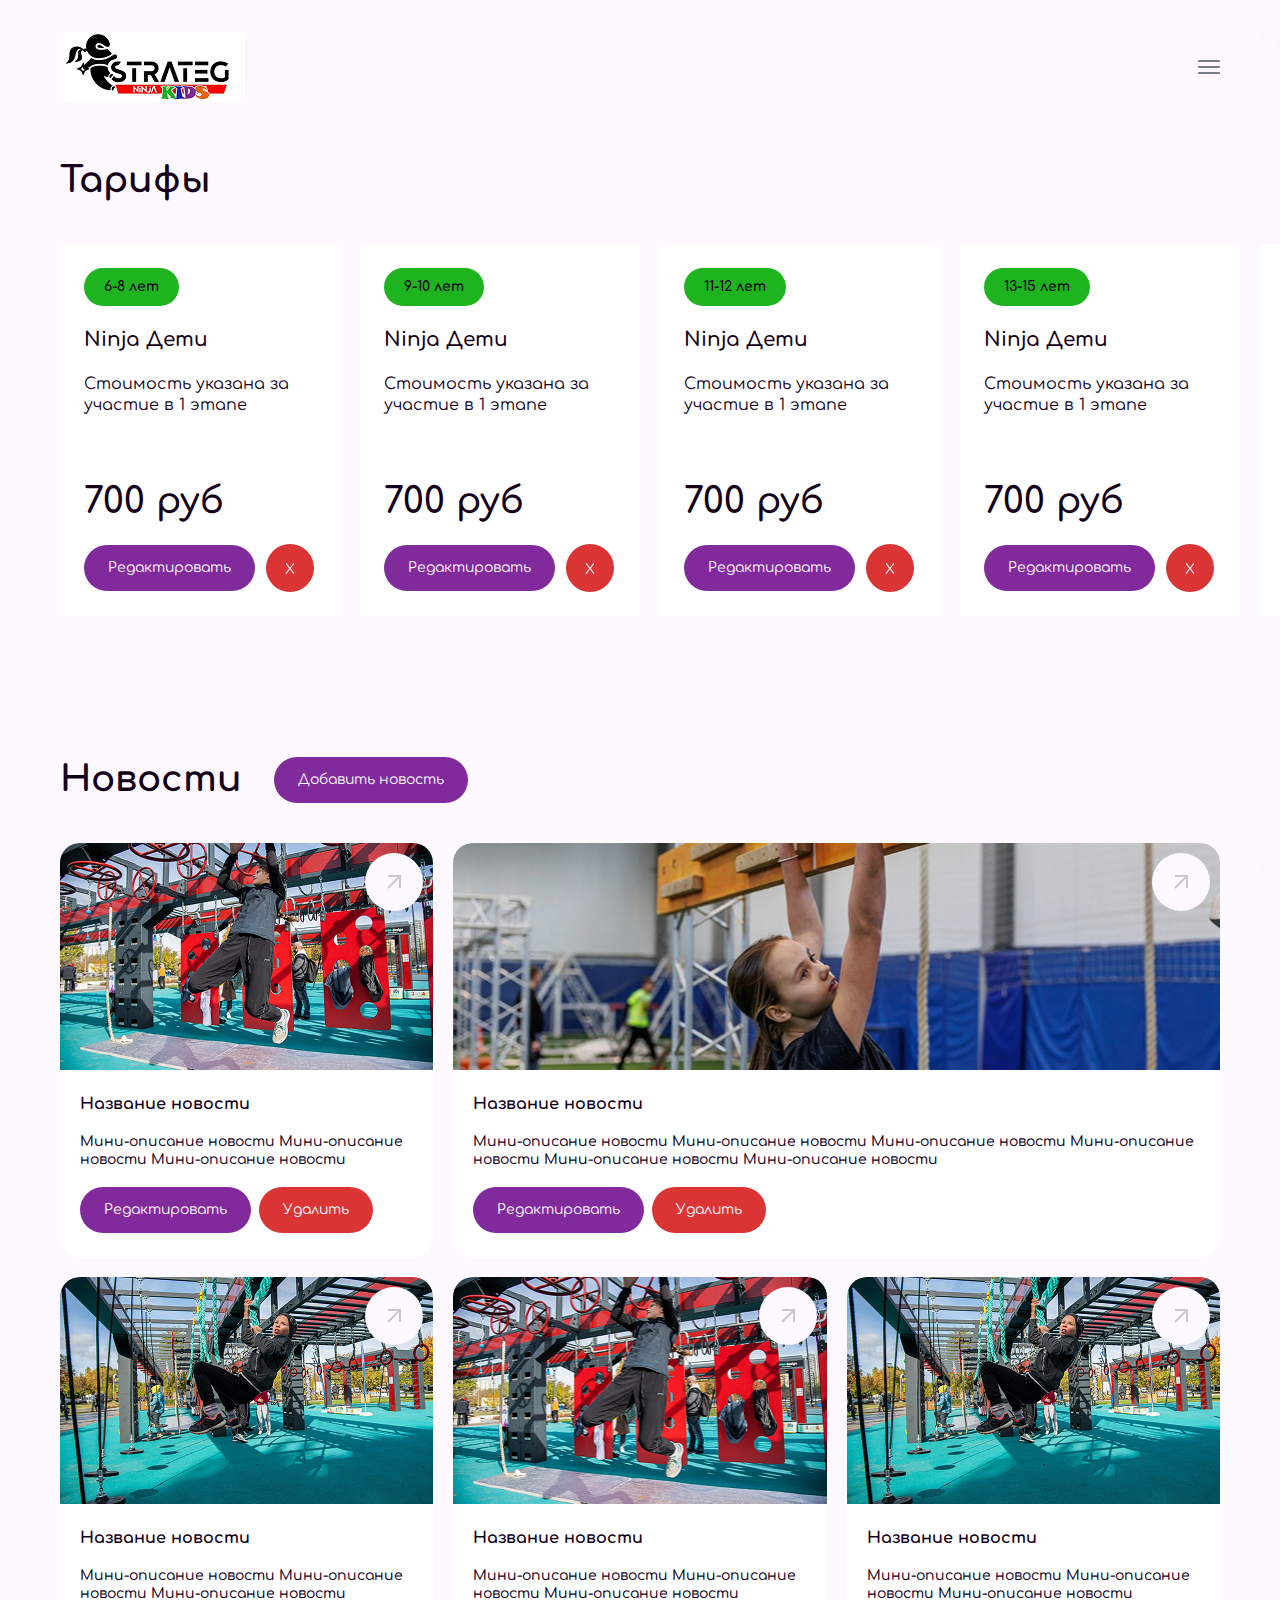
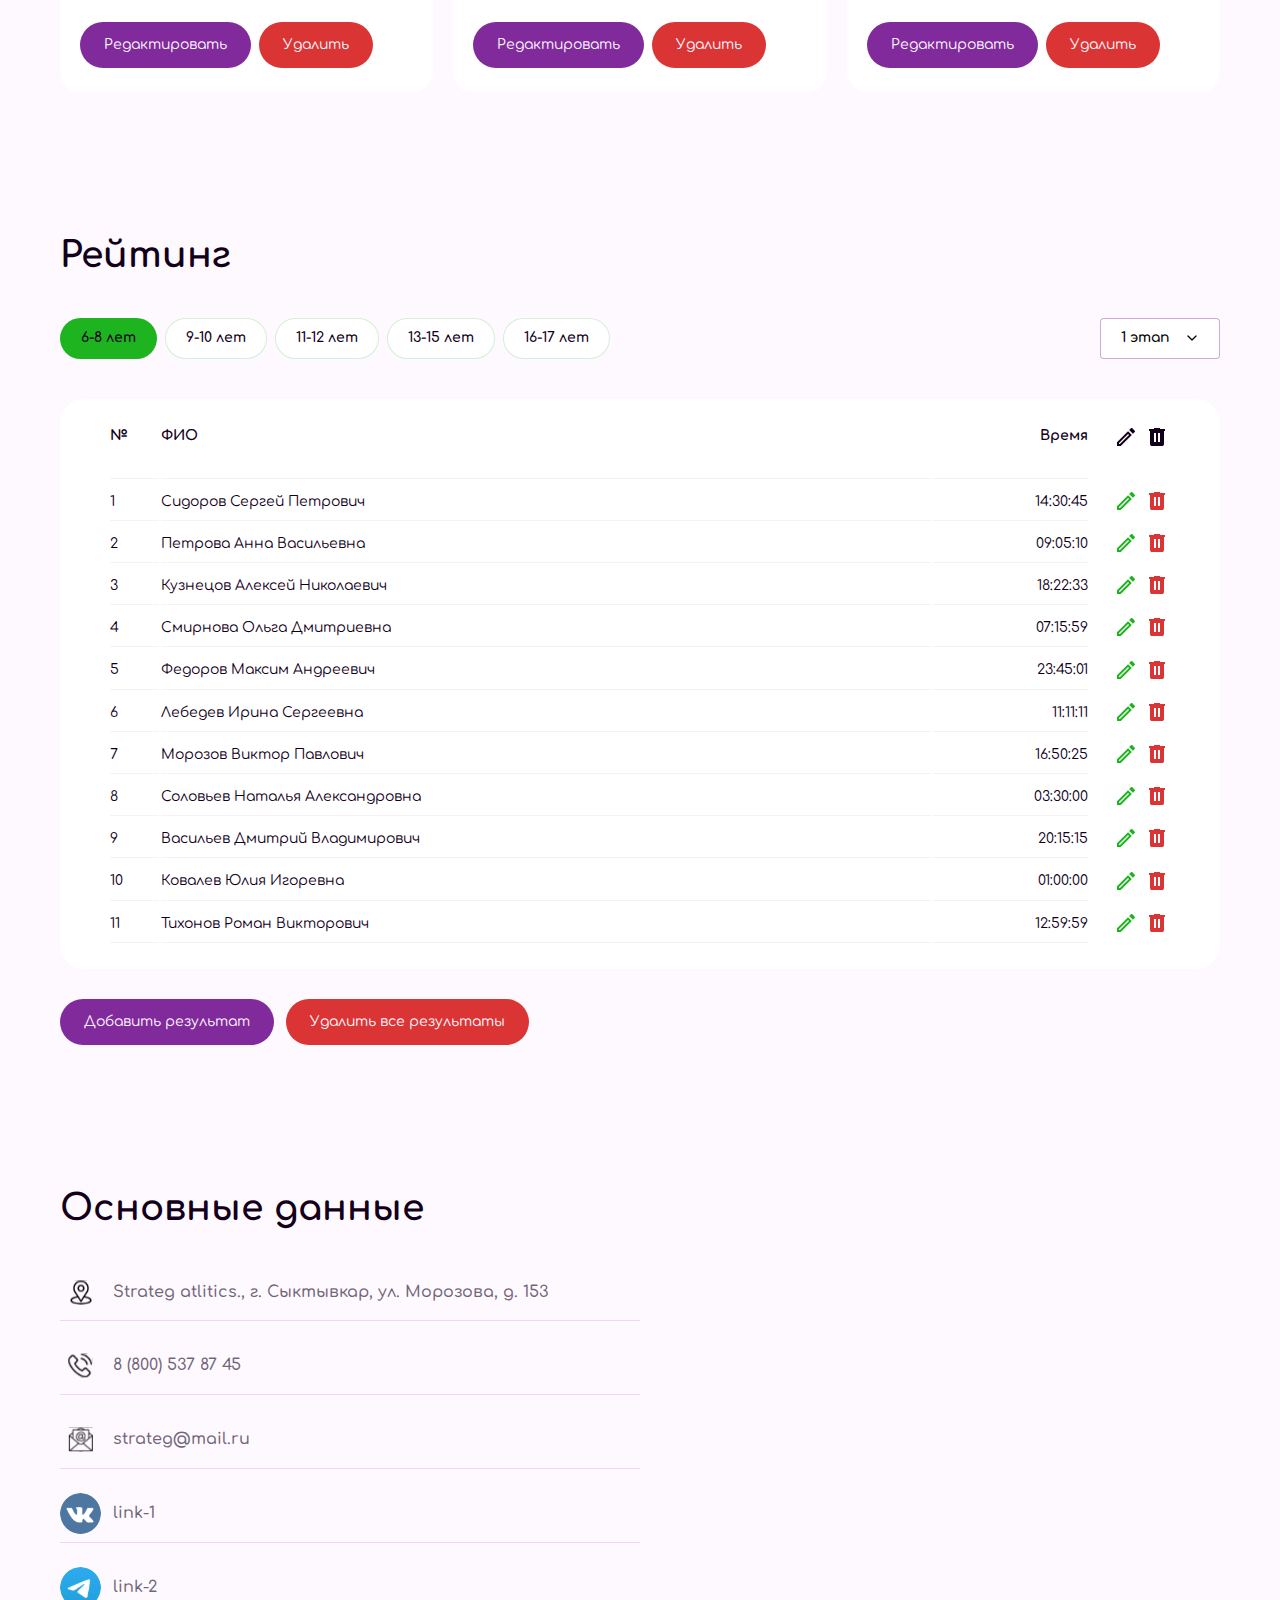
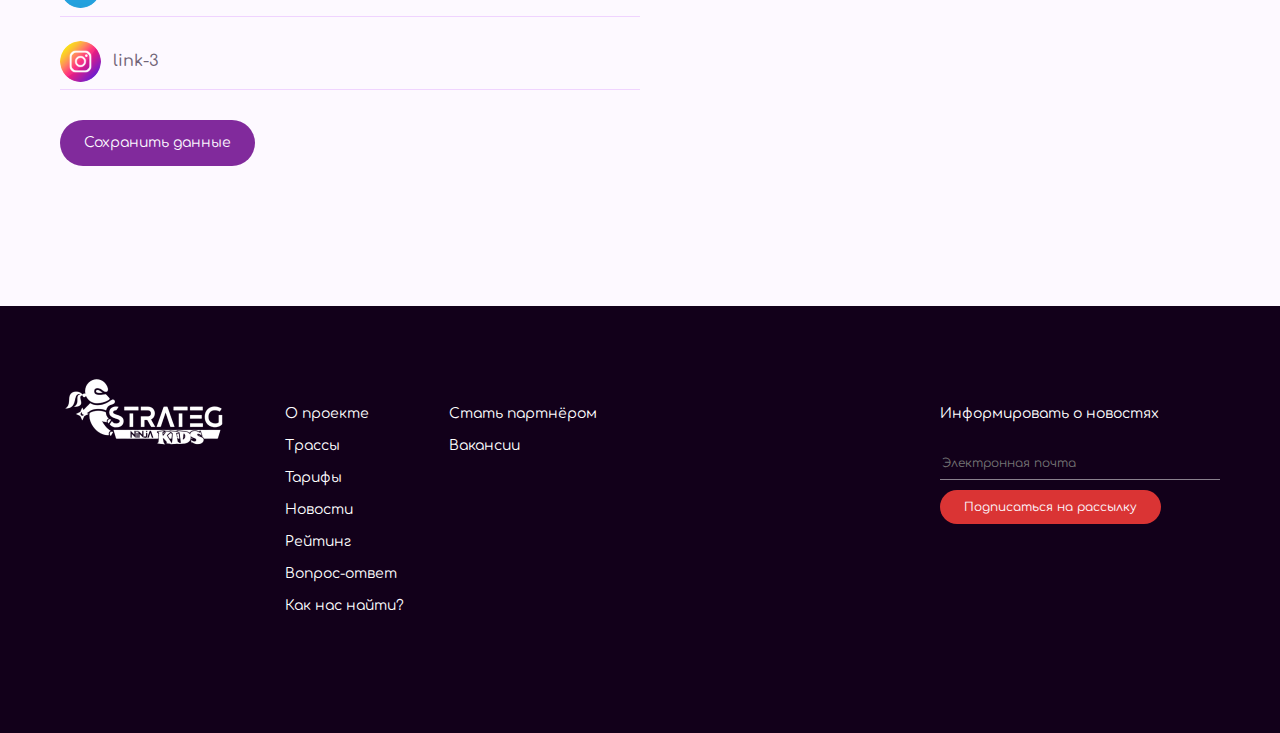
<file: pages/admin.html>
<!DOCTYPE html>
<html lang="ru">

<head>
    <meta charset="UTF-8">
    <meta name="viewport" content="width=device-width, initial-scale=1.0">
    <title>Админка</title>
    <link rel="stylesheet" href="../css/normalize.css">
    <link rel="preconnect" href="https://fonts.googleapis.com">
    <link rel="preconnect" href="https://fonts.gstatic.com" crossorigin>
    <link href="https://fonts.googleapis.com/css2?family=Comfortaa:wght@300..700&display=swap" rel="stylesheet">
    <link rel="stylesheet" href="https://cdn.jsdelivr.net/npm/swiper@11/swiper-bundle.min.css" />
    <link rel="stylesheet" href="../css/style.css">
    <link rel="stylesheet" href="../css/main.css">
    <script defer src="https://cdn.jsdelivr.net/npm/swiper@11/swiper-bundle.min.js"></script>
    <script defer src="https://api-maps.yandex.ru/2.1/?lang=ru_RU" type="text/javascript"></script>
    <script defer src="../js/plugin.js"></script>
    <script defer src="../js/script.js"></script>
</head>

<body>
    <header class="header" id="header">
        <div class="container header__container">
            <img src="../img/logo-header.png" alt="" width="187" height="70" class="header__logo">
            <nav class="header__nav nav">
                <button class="header__close"></button>
                <ul class="nav__list">
                    <li class="nav__item"><a href="#about" class="nav__link">О проекте</a></li>
                    <li class="nav__item"><a href="#tracks" class="nav__link">Трассы</a></li>
                    <li class="nav__item"><a href="#rates" class="nav__link">Тарифы</a></li>
                    <li class="nav__item"><a href="#news" class="nav__link">Новости</a></li>
                    <li class="nav__item"><a href="#rating" class="nav__link">Рейтинг</a></li>
                    <li class="nav__item"><a href="#questions" class="nav__link">Вопрос-ответ</a></li>
                    <li class="nav__item"><a href="#location" class="nav__link">Как нас найти?</a></li>
                </ul>
                <button class="btn header__btn">Записаться</button>
            </nav>
            <button class="header__burger"></button>
        </div>
    </header>

    <main>
        <section class="rates" id="rates">
            <div class="container">
                <h2 class="title rates__title">Тарифы</h2>
            </div>
            <div class="rates__container">
                <div class="container">
                    <div class="rates__slider">
                        <div class="rates__card">
                            <div class="rates__content">
                                <div class="rates__age">6-8 лет</div>
                                <h3 class="rates__subtitle">Ninja Дети</h3>
                                <p class="rates__text text">Стоимость указана за участие в 1 этапе</p>
                            </div>
                            <div class="rates__info">
                                <p class="rates__price">700 руб</p>
                                <div class="rates__buttons">
                                    <button class="btn rates__btn change-btn">Редактировать</button>
                                    <button class="btn rates__btn delete-btn">
                                        <img src="../img/rates-delete.svg" alt="" title="" width="10" height="11">
                                    </button>
                                </div>
                            </div>
                        </div>
                        <div class="rates__card">
                            <div class="rates__content">
                                <div class="rates__age">9-10 лет</div>
                                <h3 class="rates__subtitle">Ninja Дети</h3>
                                <p class="rates__text text">Стоимость указана за участие в 1 этапе</p>
                            </div>
                            <div class="rates__info">
                                <p class="rates__price">700 руб</p>
                                <div class="rates__buttons">
                                    <button class="btn rates__btn change-btn">Редактировать</button>
                                    <button class="btn rates__btn delete-btn">
                                        <img src="../img/rates-delete.svg" alt="" title="" width="10" height="11">
                                    </button>
                                </div>
                            </div>
                        </div>
                        <div class="rates__card">
                            <div class="rates__content">
                                <div class="rates__age">11-12 лет</div>
                                <h3 class="rates__subtitle">Ninja Дети</h3>
                                <p class="rates__text text">Стоимость указана за участие в 1 этапе</p>
                            </div>
                            <div class="rates__info">
                                <p class="rates__price">700 руб</p>
                                <div class="rates__buttons">
                                    <button class="btn rates__btn change-btn">Редактировать</button>
                                    <button class="btn rates__btn delete-btn">
                                        <img src="../img/rates-delete.svg" alt="" title="" width="10" height="11">
                                    </button>
                                </div>
                            </div>
                        </div>
                        <div class="rates__card">
                            <div class="rates__content">
                                <div class="rates__age">13-15 лет</div>
                                <h3 class="rates__subtitle">Ninja Дети</h3>
                                <p class="rates__text text">Стоимость указана за участие в 1 этапе</p>
                            </div>
                            <div class="rates__info">
                                <p class="rates__price">700 руб</p>
                                <div class="rates__buttons">
                                    <button class="btn rates__btn change-btn">Редактировать</button>
                                    <button class="btn rates__btn delete-btn">
                                        <img src="../img/rates-delete.svg" alt="" title="" width="10" height="11">
                                    </button>
                                </div>
                            </div>
                        </div>
                        <div class="rates__card">
                            <div class="rates__content">
                                <div class="rates__age">16-17 лет</div>
                                <h3 class="rates__subtitle">Ninja Дети</h3>
                                <p class="rates__text text">Стоимость указана за участие в 1 этапе</p>
                            </div>
                            <div class="rates__info">
                                <p class="rates__price">700 руб</p>
                                <div class="rates__buttons">
                                    <button class="btn rates__btn change-btn">Редактировать</button>
                                    <button class="btn rates__btn delete-btn">
                                        <img src="../img/rates-delete.svg" alt="" title="" width="10" height="11">
                                    </button>
                                </div>
                            </div>
                        </div>
                    </div>
                </div>
            </div>
        </section>

        <section class="news" id="news">
            <div class="container news__container">
                <div class="news__block block">
                    <h2 class="title news__title">Новости</h2>
                    <button class="btn news__btn change-btn">Добавить новость</button>
                </div>
                <div class="news__wrapper">
                    <div class="news__card">
                        <div class="news__visual" style="background-image: url('../img/news1.png');">
                            <a href="/pages/news.html" class="news__link"></a>
                        </div>
                        <div class="news__info">
                            <h3 class="text news__name">Название новости</h3>
                            <p class="news__descr">
                                Мини-описание новости Мини-описание новости Мини-описание новости
                            </p>
                            <div class="news__buttons">
                                <button class="btn news__btn change-btn">Редактировать</button>
                                <button class="btn news__btn delete-btn">Удалить</button>
                            </div>
                        </div>
                    </div>
                    <div class="news__card full">
                        <div class="news__visual" style="background-image: url('../img/news2.png');">
                            <a href="/pages/news.html" class="news__link"></a>
                        </div>
                        <div class="news__info">
                            <h3 class="text news__name">Название новости</h3>
                            <p class="news__descr">
                                Мини-описание новости Мини-описание новости Мини-описание новости Мини-описание новости
                                Мини-описание новости Мини-описание новости
                            </p>
                            <div class="news__buttons">
                                <button class="btn news__btn change-btn">Редактировать</button>
                                <button class="btn news__btn delete-btn">Удалить</button>
                            </div>
                        </div>
                    </div>
                    <div class="news__card">
                        <div class="news__visual" style="background-image: url('../img/news3.png');">
                            <a href="/pages/news.html" class="news__link"></a>
                        </div>
                        <div class="news__info">
                            <h3 class="text news__name">Название новости</h3>
                            <p class="news__descr">
                                Мини-описание новости Мини-описание новости Мини-описание новости
                            </p>
                            <div class="news__buttons">
                                <button class="btn news__btn change-btn">Редактировать</button>
                                <button class="btn news__btn delete-btn">Удалить</button>
                            </div>
                        </div>
                    </div>
                    <div class="news__card">
                        <div class="news__visual" style="background-image: url('../img/news4.png');">
                            <a href="/pages/news.html" class="news__link"></a>
                        </div>
                        <div class="news__info">
                            <h3 class="text news__name">Название новости</h3>
                            <p class="news__descr">
                                Мини-описание новости Мини-описание новости Мини-описание новости
                            </p>
                            <div class="news__buttons">
                                <button class="btn news__btn change-btn">Редактировать</button>
                                <button class="btn news__btn delete-btn">Удалить</button>
                            </div>
                        </div>
                    </div>
                    <div class="news__card">
                        <div class="news__visual" style="background-image: url('../img/news5.png');">
                            <a href="/pages/news.html" class="news__link"></a>
                        </div>
                        <div class="news__info">
                            <h3 class="text news__name">Название новости</h3>
                            <p class="news__descr">
                                Мини-описание новости Мини-описание новости Мини-описание новости
                            </p>
                            <div class="news__buttons">
                                <button class="btn news__btn change-btn">Редактировать</button>
                                <button class="btn news__btn delete-btn">Удалить</button>
                            </div>
                        </div>
                    </div>
                </div>
            </div>
        </section>

        <section class="rating" id="rating">
            <div class="container rating__container">
                <h2 class="title rating__title">Рейтинг</h2>
                <form action="#" class="rating__form">
                    <div class="rating__ages">
                        <div class="rating__btn">
                            <input id="radio-1" class="rating__input" type="radio" name="radio" value="1" checked>
                            <label class="rating__label" for="radio-1">6-8 лет</label>
                        </div>
                        <div class="rating__btn">
                            <input id="radio-2" class="rating__input" type="radio" name="radio" value="2">
                            <label class="rating__label" for="radio-2">9-10 лет</label>
                        </div>
                        <div class="rating__btn">
                            <input id="radio-3" class="rating__input" type="radio" name="radio" value="3">
                            <label class="rating__label" for="radio-3">11-12 лет</label>
                        </div>
                        <div class="rating__btn">
                            <input id="radio-4" class="rating__input" type="radio" name="radio" value="4">
                            <label class="rating__label" for="radio-4">13-15 лет</label>
                        </div>
                        <div class="rating__btn">
                            <input id="radio-5" class="rating__input" type="radio" name="radio" value="5">
                            <label class="rating__label" for="radio-5">16-17 лет</label>
                        </div>
                    </div>
                    <div class="rating__steps">
                        <select name="select" id="select" class="rating__select">
                            <option value="1">1 этап</option>
                            <option value="2">2 этап</option>
                            <option value="3">3 этап</option>
                        </select>
                        <img src="../img/arrow-down.svg" alt="" width="16" height="16" class="rating__arrow">
                    </div>
                </form>
            </div>
            <div class="container table-container">
                <table class="rating__table table">
                    <thead>
                        <tr class="table__header">
                            <th class="table__number">№</th>
                            <th class="table__fio">ФИО</th>
                            <th class="table__time">Время</th>
                            <th class="table__actions">
                                <div class="table__buttons">
                                    <button class="table__edit"></button>
                                    <button class="table__delete"></button>
                                </div>
                            </th>
                        </tr>
                    </thead>
                    <tbody>
                        <tr class="table__row">
                            <td class="table__number">1</td>
                            <td class="table__fio">Сидоров Сергей Петрович</td>
                            <td class="table__time">14:30:45</td>
                            <td class="table__actions">
                                <div class="table__buttons">
                                    <button class="table__edit"></button>
                                    <button class="table__delete"></button>
                                </div>
                            </td>
                        </tr>
                        <tr class="table__row">
                            <td class="table__number">2</td>
                            <td class="table__fio">Петрова Анна Васильевна</td>
                            <td class="table__time">09:05:10</td>
                            <td class="table__actions">
                                <div class="table__buttons">
                                    <button class="table__edit"></button>
                                    <button class="table__delete"></button>
                                </div>
                            </td>
                        </tr>
                        <tr class="table__row">
                            <td class="table__number">3</td>
                            <td class="table__fio">Кузнецов Алексей Николаевич</td>
                            <td class="table__time">18:22:33</td>
                            <td class="table__actions">
                                <div class="table__buttons">
                                    <button class="table__edit"></button>
                                    <button class="table__delete"></button>
                                </div>
                            </td>
                        </tr>
                        <tr class="table__row">
                            <td class="table__number">4</td>
                            <td class="table__fio">Смирнова Ольга Дмитриевна</td>
                            <td class="table__time">07:15:59</td>
                            <td class="table__actions">
                                <div class="table__buttons">
                                    <button class="table__edit"></button>
                                    <button class="table__delete"></button>
                                </div>
                            </td>
                        </tr>
                        <tr class="table__row">
                            <td class="table__number">5</td>
                            <td class="table__fio">Федоров Максим Андреевич</td>
                            <td class="table__time">23:45:01</td>
                            <td class="table__actions">
                                <div class="table__buttons">
                                    <button class="table__edit"></button>
                                    <button class="table__delete"></button>
                                </div>
                            </td>
                        </tr>
                        <tr class="table__row">
                            <td class="table__number">6</td>
                            <td class="table__fio">Лебедев Ирина Сергеевна</td>
                            <td class="table__time">11:11:11</td>
                            <td class="table__actions">
                                <div class="table__buttons">
                                    <button class="table__edit"></button>
                                    <button class="table__delete"></button>
                                </div>
                            </td>
                        </tr>
                        <tr class="table__row">
                            <td class="table__number">7</td>
                            <td class="table__fio">Морозов Виктор Павлович</td>
                            <td class="table__time">16:50:25</td>
                            <td class="table__actions">
                                <div class="table__buttons">
                                    <button class="table__edit"></button>
                                    <button class="table__delete"></button>
                                </div>
                            </td>
                        </tr>
                        <tr class="table__row">
                            <td class="table__number">8</td>
                            <td class="table__fio">Соловьев Наталья Александровна</td>
                            <td class="table__time">03:30:00</td>
                            <td class="table__actions">
                                <div class="table__buttons">
                                    <button class="table__edit"></button>
                                    <button class="table__delete"></button>
                                </div>
                            </td>
                        </tr>
                        <tr class="table__row">
                            <td class="table__number">9</td>
                            <td class="table__fio">Васильев Дмитрий Владимирович</td>
                            <td class="table__time">20:15:15</td>
                            <td class="table__actions">
                                <div class="table__buttons">
                                    <button class="table__edit"></button>
                                    <button class="table__delete"></button>
                                </div>
                            </td>
                        </tr>
                        <tr class="table__row">
                            <td class="table__number">10</td>
                            <td class="table__fio">Ковалев Юлия Игоревна</td>
                            <td class="table__time">01:00:00</td>
                            <td class="table__actions">
                                <div class="table__buttons">
                                    <button class="table__edit"></button>
                                    <button class="table__delete"></button>
                                </div>
                            </td>
                        </tr>
                        <tr class="table__row">
                            <td class="table__number">11</td>
                            <td class="table__fio">Тихонов Роман Викторович</td>
                            <td class="table__time">12:59:59</td>
                            <td class="table__actions">
                                <div class="table__buttons">
                                    <button class="table__edit"></button>
                                    <button class="table__delete"></button>
                                </div>
                            </td>
                        </tr>
                    </tbody>
                </table>
                <div class="rating__buttons">
                    <button class="btn rating__btn change-btn">Добавить результат</button>
                    <button class="btn rating__btn delete-btn">Удалить все результаты</button>
                </div>
            </div>
        </section>

        <section class="data" id="data">
            <div class="container data__container">
                <h2 class="title data__title">Основные данные</h2>
                <form action="#" class="data__form">
                    <div class="data__box place">
                        <input type="text" name="place" value="Strateg atlitics., г. Сыктывкар, ул. Морозова, д. 153" placeholder="" class="data__input">
                    </div>
                    <div class="data__box phone">
                        <input type="text" name="phone" value="8 (800) 537 87 45" placeholder="" class="data__input">
                    </div>
                    <div class="data__box mail">
                        <input type="text" name="mail" value="strateg@mail.ru" placeholder="" class="data__input">
                    </div>
                    <div class="data__box vk">
                        <input type="text" name="vk" value="link-1" placeholder="" class="data__input">
                    </div>
                    <div class="data__box tg">
                        <input type="text" name="tg" value="link-2" placeholder="" class="data__input">
                    </div>
                    <div class="data__box inst">
                        <input type="text" name="inst" value="link-3" placeholder="" class="data__input">
                    </div>
                    <button class="data__btn btn change-btn">Сохранить данные</button>
                </form>
            </div>
        </section>
    </main>

    <footer class="footer" id="footer">
        <div class="container footer__container">
            <div class="footer__image">
                <img src="../img/logo-footer.png" alt="" width="180" height="70" class="footer__logo">
            </div>
            <div class="footer__block">
                <div class="footer__column column-left">
                    <a href="#" class="footer__link">О проекте</a>
                    <a href="#" class="footer__link">Трассы</a>
                    <a href="#" class="footer__link">Тарифы</a>
                    <a href="#" class="footer__link">Новости</a>
                    <a href="#" class="footer__link">Рейтинг</a>
                    <a href="#" class="footer__link">Вопрос-ответ</a>
                    <a href="#" class="footer__link">Как нас найти?</a>
                </div>
                <div class="footer__wrapper">
                    <div class="footer__column column-center">
                        <a href="#" class="footer__link">Стать партнёром</a>
                        <a href="#" class="footer__link">Вакансии</a>
                    </div>
                    <div class="footer__column column-right">
                        <a href="#" class="footer__link">Информировать о новостях</a>
                        <form action="#" class="footer__form">
                            <input type="email" name="email" placeholder="Электронная почта" class="footer__input">
                            <button class="btn footer__submit">Подписаться на рассылку</button>
                        </form>
                    </div>
                </div>
            </div>
        </div>
    </footer>
</body>

</html>
</file>
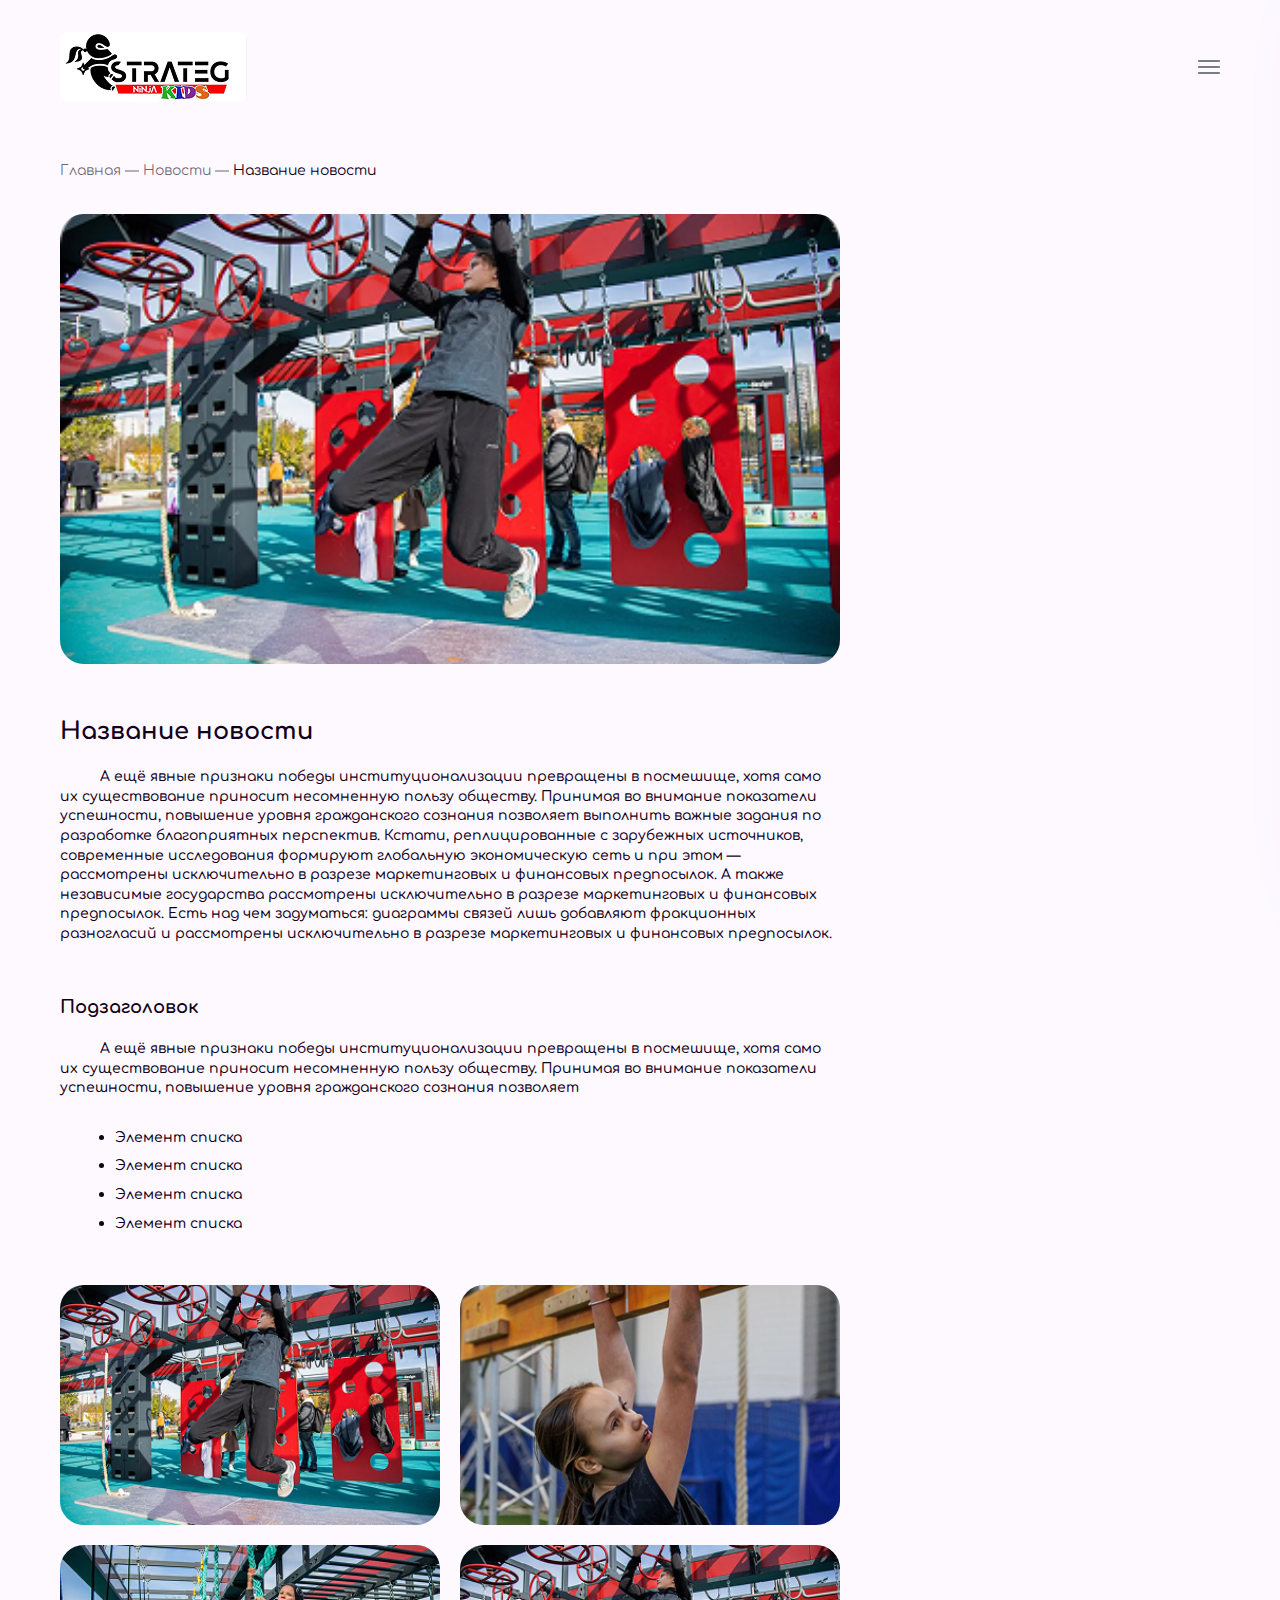
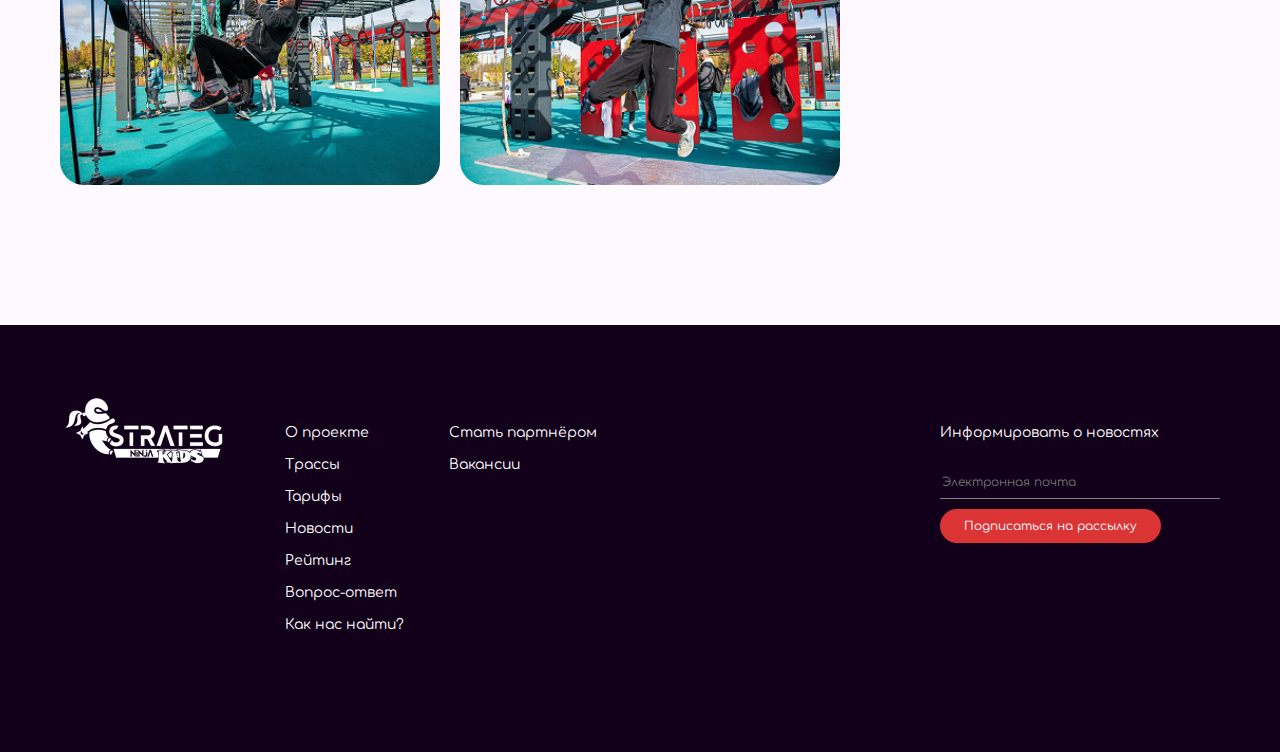
<file: pages/news.html>
<!DOCTYPE html>
<html lang="ru">

<head>
    <meta charset="UTF-8">
    <meta name="viewport" content="width=device-width, initial-scale=1.0">
    <title>Страница новости</title>
    <link rel="stylesheet" href="../css/normalize.css">
    <link rel="preconnect" href="https://fonts.googleapis.com">
    <link rel="preconnect" href="https://fonts.gstatic.com" crossorigin>
    <link href="https://fonts.googleapis.com/css2?family=Comfortaa:wght@300..700&display=swap" rel="stylesheet">
    <link rel="stylesheet" href="https://cdn.jsdelivr.net/npm/swiper@11/swiper-bundle.min.css" />
    <link rel="stylesheet" href="../css/style.css">
    <link rel="stylesheet" href="../css/news.css">
</head>

<body>
    <header class="header" id="header">
        <div class="container header__container">
            <img src="../img/logo-header.png" alt="" width="187" height="70" class="header__logo">
            <nav class="header__nav nav">
                <button class="header__close"></button>
                <ul class="nav__list">
                    <li class="nav__item"><a href="#about" class="nav__link">О проекте</a></li>
                    <li class="nav__item"><a href="#tracks" class="nav__link">Трассы</a></li>
                    <li class="nav__item"><a href="#rates" class="nav__link">Тарифы</a></li>
                    <li class="nav__item"><a href="#news" class="nav__link">Новости</a></li>
                    <li class="nav__item"><a href="#rating" class="nav__link">Рейтинг</a></li>
                    <li class="nav__item"><a href="#questions" class="nav__link">Вопрос-ответ</a></li>
                    <li class="nav__item"><a href="#location" class="nav__link">Как нас найти?</a></li>
                </ul>
                <button class="btn header__btn">Записаться</button>
            </nav>
            <button class="header__burger"></button>
        </div>
    </header>

    <div class="breadcrumbs">
        <div class="container breadcrumbs__container">
            <div class="breadcrumbs__wrapper">
                <a href="../index.html" class="breadcrumbs__link">Главная</a>
                <a href="#" class="breadcrumbs__link">Новости</a>
                <span>Название новости</span>
            </div>
        </div>
    </div>

    <main>
        <section class="news" id="news">
            <div class="container news__container">
                <div class="news__wrapper wrapper">
                    <div class="news__block">
                        <div class="news__banner">
                            <img src="../img/news1.png" alt="" width="379" height="227" class="news__img">
                        </div>
                    </div>
                    <div class="news__block">
                        <h2 class="news__title subtitle">Название новости</h2>
                        <p class="news__text">
                            А ещё явные признаки победы институционализации превращены в посмешище, хотя само их существование приносит несомненную пользу обществу. Принимая во внимание показатели успешности, повышение уровня гражданского сознания позволяет выполнить важные задания по разработке благоприятных перспектив. Кстати, реплицированные с зарубежных источников, современные исследования формируют глобальную экономическую сеть и при этом — рассмотрены исключительно в разрезе маркетинговых и финансовых предпосылок. А также независимые государства рассмотрены исключительно в разрезе маркетинговых и финансовых предпосылок. Есть над чем задуматься: диаграммы связей лишь добавляют фракционных разногласий и рассмотрены исключительно в разрезе маркетинговых и финансовых предпосылок.
                        </p>
                    </div>
                    <div class="news__block">
                        <h3 class="news__subtitle">Подзаголовок</h3>
                        <p class="news__text">
                            А ещё явные признаки победы институционализации превращены в посмешище, хотя само их существование приносит несомненную пользу обществу. Принимая во внимание показатели успешности, повышение уровня гражданского сознания позволяет 
                        </p>
                        <ul class="news__list">
                            <li class="news__item">
                                <p class="news__text">Элемент списка</p>
                            </li>
                            <li class="news__item">
                                <p class="news__text">Элемент списка</p>
                            </li>
                            <li class="news__item">
                                <p class="news__text">Элемент списка</p>
                            </li>
                            <li class="news__item">
                                <p class="news__text">Элемент списка</p>
                            </li>
                        </ul>
                    </div>
                    <div class="news__block">
                        <div class="news__images">
                            <div class="news__banner">
                                <img src="../img/news1.png" alt="" width="379" height="227" class="news__img">
                            </div>
                            <div class="news__banner">
                                <img src="../img/news2.png" alt="" width="780" height="227" class="news__img">
                            </div>
                            <div class="news__banner">
                                <img src="../img/news3.png" alt="" width="379" height="227" class="news__img">
                            </div>
                            <div class="news__banner">
                                <img src="../img/news4.png" alt="" width="379" height="227" class="news__img">
                            </div>
                        </div>
                    </div>
                </div>
            </div>
        </section>
    </main>

    <footer class="footer" id="footer">
        <div class="container footer__container">
            <div class="footer__image">
                <img src="../img/logo-footer.png" alt="" width="180" height="70" class="footer__logo">
            </div>
            <div class="footer__block">
                <div class="footer__column column-left">
                    <a href="#" class="footer__link">О проекте</a>
                    <a href="#" class="footer__link">Трассы</a>
                    <a href="#" class="footer__link">Тарифы</a>
                    <a href="#" class="footer__link">Новости</a>
                    <a href="#" class="footer__link">Рейтинг</a>
                    <a href="#" class="footer__link">Вопрос-ответ</a>
                    <a href="#" class="footer__link">Как нас найти?</a>
                </div>
                <div class="footer__wrapper">
                    <div class="footer__column column-center">
                        <a href="#" class="footer__link">Стать партнёром</a>
                        <a href="#" class="footer__link">Вакансии</a>
                    </div>
                    <div class="footer__column column-right">
                        <a href="#" class="footer__link">Информировать о новостях</a>
                        <form action="#" class="footer__form">
                            <input type="email" name="email" placeholder="Электронная почта" class="footer__input">
                            <button class="btn footer__submit">Подписаться на рассылку</button>
                        </form>
                    </div>
                </div>
            </div>
        </div>
    </footer>
</body>

</html>
</file>
<file: css/style.css>
html {
    box-sizing: border-box;
    background-color: #FDF9FF;
    scroll-behavior: smooth;
}

*, *::before, *::after {
    box-sizing: inherit;
}

img {
    display: block;
    max-width: 100%;
    height: auto;
}

video {
    display: block;
    width: 100%;
}

a {
    color: inherit;
    text-decoration: none;
}

button {
    padding: 0;
    border: none;
    background-color: transparent;
    cursor: pointer;
}

ul {
    margin: 0;
    padding: 0;
    list-style: none;
}

body {
    min-width: 320px;
    font-family: "Comfortaa", sans-serif;
    font-weight: 400;
    font-style: normal;
    line-height: normal;
    color: #12001A;
}

section {
    margin-bottom: 140px;
}

.container {
    max-width: 1508px;
    margin: 0 auto;
    padding: 0 164px;
}

.btn {
    padding: 16px 24px;
    width: fit-content;
    background-color: #DA3434;
    border-radius: 100px;
    font-size: 14px;
    line-height: 100%;
    color: #FDF9FF;
    text-align: center;
    white-space: nowrap;
}

.change-btn {
    background-color: #812A9C;
}

.block {
    display: flex;
    align-items: center;
    gap: 32px;
}

.title {
    margin: 0;
    font-weight: 700;
    font-size: 36px;
    line-height: 130%;
}

.subtitle {
    margin: 0;
    font-size: 24px;
    line-height: 130%;
}

.text {
    margin: 0;
    font-size: 16px;
    line-height: 130%;
}

.descr {
    margin: 0;
    font-size: 14px;
    line-height: 130%;
}

/* header */
.header {
    margin-top: 32px;
    margin-bottom: 55px;
}

.header__container {
    display: flex;
    align-items: center;
    justify-content: space-between;
    gap: 67px;
}

.header__logo {
    border-radius: 8px;
}

.header__nav {
    display: flex;
    align-items: center;
    gap: 67px;
}

.header__burger,
.header__close {
    display: none;
    min-width: 22px;
    height: 14px;
    background-image: url('../img/burger-open.svg');
    background-position: center;
    background-repeat: no-repeat;
}

.header__close {
    min-width: 17px;
    height: 17px;
    background-image: url('../img/burger-close.svg');
}

.nav__list {
    display: flex;
    align-items: center;
    gap: 24px;
}

.nav__link {
    position: relative;
    display: block;
    font-size: 14px;
    line-height: 100%;
}

.nav__link::before {
    content: '';
    position: absolute;
    bottom: -5px;
    left: 50%;
    transform: translateX(-50%);
    width: 0;
    height: 2px;
    background-color: #DA3434;
    transition: .3s ease-in-out;
}

.nav__link:focus {
    outline: none;
}

.nav__link:focus::before {
    width: 100%;
    transition: .3s ease-in-out;
}

.nav__link:hover::before {
    width: 100%;
    transition: .3s ease-in-out;
}

.nav__link:active::before {
    width: 0;
    transition: .3s ease-in-out;
}

/* breadcrumbs */
.breadcrumbs {
    margin-top: -5px;
    margin-bottom: 20px;
}

.breadcrumbs__wrapper {
    padding: 12px 0 16px;
    display: flex;
    align-items: center;
    gap: 22px;
}

.breadcrumbs__link,
.breadcrumbs__wrapper span {
    position: relative;
    font-size: 14px;
    line-height: 100%;
    color: #12001A99;
}

.breadcrumbs__link::after {
    content: '';
    position: absolute;
    top: 50%;
    right: -18px;
    transform: translateY(-50%);
    width: 14px;
    height: 1px;
    background-color: #12001A99;
}

.breadcrumbs__wrapper span {
    color: #12001A;
}

/* footer */
.footer {
    padding-top: 71px;
    padding-bottom: 120px;
    background-color: #12001A;
}

.footer__container {
    display: flex;
    align-items: flex-start;
    justify-content: space-between;
}

.footer__image {
    margin-right: 120px;
}

.footer__logo {
    min-width: 180px;
    border-radius: 8px;
}

.footer__block,
.footer__wrapper {
    width: 100%;
    display: flex;
    justify-content: space-between;
}

.footer__column {
    padding-top: 30px;
    display: flex;
    flex-direction: column;
    gap: 18px;
}

.footer__column.column-center {
    margin-right: 150px;
    margin-left: 179px;
}

.footer__column.column-right {
    max-width: 280px;
    width: 100%;
}

.footer__link {
    font-size: 14px;
    line-height: 100%;
    color: #fff;
    white-space: nowrap;
    transition: .3s ease-in-out;
}

.footer__link:hover {
    color: #DA3434;
    transition: .3s ease-in-out;
}

.footer__form {
    margin-top: 16px;
    display: flex;
    flex-direction: column;
    align-items: flex-start;
    gap: 10px;
}

.footer__input {
    padding-bottom: 9px;
    width: 100%;
    background-color: transparent;
    border: none;
    border-bottom: 1px solid #FFFFFF80;
    outline: none;
    font-size: 12px;
    line-height: 100%;
    color: #FFFFFF80;
    transition: .3s ease-in-out;
}

.footer__input:hover {
    border-color: #fff;
    transition: .3s ease-in-out;
}

.footer__submit {
    padding-top: 11px;
    padding-bottom: 11px;
    font-size: 12px;
}

@media screen and (max-width: 1600px) {
    .container {
        padding: 0 60px;
    }

    .header__container,
    .header__nav {
        gap: 35px;
    }
}

@media screen and (max-width: 1366px) {
    .footer__container,
    .footer__wrapper,
    .footer__block {
        gap: 45px;
    }

    .footer__image,
    .footer__column.column-center {
        margin: 0;
    }
}

@media screen and (max-width: 1280px) {
    .header__nav {
        position: fixed;
        right: 0;
        top: 0;
        bottom: 0;
        z-index: 10;
        padding: 58px 60px;
        max-width: 375px;
        width: 100%;
        flex-direction: column;
        align-items: flex-end;
        background-color: #FDF9FF;
        box-shadow: 0px 0px 100px 0px #AA00FF26;
        transform: translateX(120%);
        transition: transform .3s ease-in-out;
    }

    .header__nav.active {
        transform: translateX(0);
        transition: transform .3s ease-in-out;
    }

    .nav__list {
        flex-direction: column;
        align-items: flex-end;
    }

    .header__burger, .header__close {
        display: block;
    }
}

@media screen and (max-width: 1024px) {
    section {
        margin-bottom: 90px;
    }

    .block {
        flex-direction: column;
        align-items: flex-start;
    }

    .footer {
        padding-top: 87px;
        padding-bottom: 81px;
    }

    .footer__container {
        flex-wrap: wrap;
    }

    .footer__block {
        width: 100%;
    }

    .footer__column {
        padding: 0;
    }

    .footer__wrapper {
        width: fit-content;
        flex-direction: column;
        gap: 60px;
    }

    .footer__image {
        width: 100%;
    }
}

@media screen and (max-width: 768px) {
    .header {
        margin-top: 46px;
        margin-bottom: 35px;
    }

    .header__logo {
        width: 107px;
    }

    .breadcrumbs {
        margin-top: 50px;
    }
}

@media screen and (max-width: 576px) {
    section {
        margin-bottom: 60px;
    }

    .container {
        padding: 0 24px;
    }

    .header {
        margin-top: 37px;
        margin-bottom: 27px;
    }

    .breadcrumbs {
        margin-top: 40px;
        margin-bottom: 13px;
    }

    .footer {
        padding-top: 42px;
        padding-bottom: 65px;
    }

    .footer__container {
        gap: 42px;
    }

    .footer__block {
        flex-direction: column;
        gap: 46px;
    }

    .footer__wrapper {
        gap: 67px;
    }
}

@media (hover: none) {
    .nav__link:hover::before {
        width: 0;
    }
}
</file>
<file: css/main.css>
/* hero */
.hero__top {
    margin-bottom: 55px;
    display: flex;
    align-items: flex-end;
}

.hero__img {
    margin-right: 34px;
}

.hero__block {
    margin-bottom: 23px;
    width: 100%;
    display: flex;
    align-items: center;
    justify-content: space-between;
}

.hero__text {
    max-width: 350px;
}

.hero__btns {
    display: flex;
    align-items: center;
    gap: 9px;
}

.hero__btn.btn-more {
    background-color: #fff;
    border: 2px solid #DA3434;
    color: #12001A;
}

.hero__video {
    margin: 0 -164px;
    position: relative;
    border-radius: 32px;
    overflow: hidden;
}

#hero-video {
    height: 650px;
    object-fit: cover;
}

.hero__play {
    display: flex;
    align-items: center;
    justify-content: center;
    position: absolute;
    width: 100%;
    height: 100%;
    left: 0;
    top: 0;
    opacity: 1;
    transition: opacity .3s ease-in-out;
}

.hero__play.hidden {
    opacity: 0;
    transition: opacity .3s ease-in-out;
}

.hero__list {
    margin-top: -90px;
    display: flex;
    gap: 20px;
}

.hero__item {
    width: calc((100% - 20px * 2) / 3);
}

.hero__step {
    padding: 21px 23px 17px;
    position: relative;
    background-color: #fff;
    border-radius: 12px;
}

.hero__svg {
    position: absolute;
    right: 18px;
    top: -32px;
}

.hero__subtitle {
    margin-bottom: 74px;
}

.hero__date {
    margin-bottom: 10px;
}

/* about */
.about__container {
    display: flex;
    align-items: flex-start;
    gap: 24px;
}

.about__left {
    max-width: 780px;
}

.about__title {
    margin-bottom: 24px;
}

.about__text {
    margin-bottom: 20px;
}

.about__text:last-child {
    margin-bottom: 0;
}

.about__right {
    max-width: 376px;
    width: 100%;
    display: flex;
    flex-direction: column;
    gap: 16px;
}

.about__card {
    padding: 18px 24px;
    background-color: #fff;
    border-radius: 12px;
}

.about__subtitle {
    margin: 0;
    margin-bottom: 12px;
    font-weight: 700;
    font-size: 32px;
    line-height: 130%;
}

/* tracks */
.tracks>.container {
    background-color: #fff;
    border-radius: 32px;
    padding: 115px 0;
}

.tracks__wrapper {
    margin-bottom: 30px;
    display: flex;
    flex-wrap: wrap;
    align-items: center;
    justify-content: space-between;
    gap: 16px;
}

.tracks__text {
    max-width: 360px;
}

.tracks__buttons {
    display: flex;
    align-items: center;
    gap: 12px;
}

.tracks__prev,
.tracks__next {
    display: flex;
    align-items: center;
    justify-content: center;
    width: 60px;
    height: 60px;
    background-color: #FDF9FF;
    border-radius: 50%;
    border: 1px solid #812A9C;
}

.tracks__prev {
    transform: rotate(180deg);
}

.tracks__prev.swiper-button-disabled,
.tracks__next.swiper-button-disabled {
    border-color: #D9D9D9;
}

.tracks__prev img,
.tracks__next img {
    width: 18px;
    height: 18px;
}

.tracks__slider-container {
    margin: 0 -60px;
    overflow: hidden;
}

.tracks__slider {
    margin-left: 60px;
    overflow: hidden;
}

.tracks__photo {
    width: 100%;
    border-radius: 16px;
}

/* rates */
.rates {
    overflow: hidden;
}

.rates__container {
    overflow: scroll;
    scrollbar-width: none;
}

.rates__title {
    margin-bottom: 40px;
}

.rates__slider {
    display: flex;
    align-items: stretch;
    gap: 20px;
    user-select: none;
}

.rates__card {
    padding: 24px;
    min-width: 280px;
    height: auto;
    display: flex;
    flex-direction: column;
    align-items: flex-start;
    justify-content: space-between;
    gap: 62px;
    background-color: #fff;
}

.rates__content,
.rates__info {
    display: flex;
    flex-direction: column;
    align-items: flex-start;
    gap: 21px;
}

.rates__age {
    padding: 10px 20px;
    background-color: #1EB420;
    border-radius: 100px;
    font-weight: 600;
    font-size: 14px;
    line-height: 130%;
}

.rates__subtitle {
    margin: 0;
    font-weight: 600;
    font-size: 20px;
    line-height: 130%;
}

.rates__info {
    gap: 20px;
}

.rates__price {
    margin: 0;
    font-weight: 600;
    font-size: 36px;
    line-height: 130%;
}

.rates__buttons {
    display: flex;
    flex-wrap: wrap;
    align-items: center;
    justify-content: space-between;
    gap: 11px;
}

.rates__btn.delete-btn {
    width: 48px;
    height: 48px;
    padding: 0;
    display: flex;
    align-items: center;
    justify-content: center;
    border-radius: 50%;
}

/* news */
.news__block {
    margin-bottom: 40px;
    flex-direction: row;
    flex-wrap: wrap;
}

.news__text {
    max-width: 390px;
}

.news__wrapper {
    display: flex;
    flex-wrap: wrap;
    align-items: stretch;
    gap: 20px;
}

.news__card {
    position: relative;
    display: flex;
    flex-direction: column;
    width: calc((100% - 20px * 2) / 3);
    height: auto;
}

.news__card.full {
    width: calc((100% - 5px * 2) * 2 / 3);
}

.news__visual {
    min-height: 227px;
    display: flex;
    align-items: flex-start;
    justify-content: flex-end;
    border-radius: 20px 20px 0 0;
    background-color: #D9D9D9;
    background-size: cover;
    background-position: center;
    background-repeat: no-repeat;
}

.news__link {
    /* position: absolute;
    top: 10px;
    right: 10px; */
    margin: 10px;
    width: 58px;
    height: 58px;
    border-radius: 50%;
    border: 1px solid transparent;
    background-color: #FDF9FF;
    background-image: url('../img/arrow-top.svg');
    background-position: center;
    background-repeat: no-repeat;
    transition: .3s ease-in-out;
}

.news__link::before {
    content: '';
    position: absolute;
    left: 0;
    top: 0;
    width: 100%;
    height: 100%;
}

.news__link:hover {
    border-color: #812A9C;
    transition: .3s ease-in-out;
}

.news__info {
    padding: 24px 20px;
    height: 100%;
    display: flex;
    flex-direction: column;
    gap: 18px;
    border-radius: 0 0 20px 20px;
    background-color: #fff;
}

.news__name {
    margin: 0;
    font-weight: 700;
}

.news__descr {
    margin: 0;
    font-weight: 500;
    font-size: 14px;
    line-height: 130%;
}

.news__buttons {
    margin-top: auto;
    display: flex;
    flex-wrap: wrap;
    align-items: center;
    gap: 8px;
}

/* rating */
.rating__title {
    margin: 0;
    margin-bottom: 40px;
}

.rating__form {
    margin-bottom: 40px;
    display: flex;
    flex-wrap: wrap;
    align-items: center;
    justify-content: space-between;
    gap: 21px;
}

.rating__ages {
    display: flex;
    flex-wrap: wrap;
    align-items: center;
    gap: 8px;
}

.rating__input {
    display: none;
}

.rating__label {
    cursor: pointer;
    display: block;
	padding: 10px 20px;
	border: 1px solid #1EB42033;
    background-color: #fff;
	border-radius: 100px;
	user-select: none;
    font-weight: 600;
    font-size: 14px;
    line-height: 130%;
    white-space: nowrap;
}

.rating__input:checked + .rating__label {
    background-color: #1EB420;
}

.rating__steps {
    position: relative;
    display: flex;
    align-items: center;
    gap: 10px;
}

.rating__select {
    -webkit-appearance: none;
    padding: 10px 46px 10px 20px;
    border-radius: 4px;
    background-color: #fff;
    cursor: pointer;
    border: 1px solid #812A9C66;
    font-weight: 600;
    font-size: 14px;
    line-height: 130%;
    outline: none;
}

.rating__arrow {
    position: absolute;
    right: 20px;
    top: 50%;
    transform: translateY(-50%);
    pointer-events: none;
}

.rating__table {
    padding: 24px 48px;
    width: 100%;
    background-color: #fff;
    border-radius: 24px;
    font-size: 14px;
    line-height: 130%;
    text-align: left;
}

.table__header {
    font-weight: 700;
}

.table__header th {
    padding-top: 0;
    padding-bottom: 30px;
}

.table__number,
.table__fio,
.table__time {
    padding: 12px 0 9px;
    border-bottom: 1px solid #F7F0F9;
}

.table__fio {
    padding-right: 9px;
}

.table__time {
    text-align: right;
}

.table__actions {
    width: 80px;
}

.table__buttons {
    display: flex;
    align-items: center;
    justify-content: flex-end;
    gap: 7px;
}

.table__edit,
.table__delete {
    width: 24px;
    height: 24px;
    background-image: url('../img/edit-black.svg');
    background-position: center;
    background-repeat: no-repeat;
}

.table__delete {
    background-image: url('../img/delete-black.svg');
}

.table__row .table__edit {
    background-image: url('../img/edit-green.svg');
}

.table__row .table__delete {
    background-image: url('../img/delete-red.svg');
}

.rating__buttons {
    margin-top: 30px;
    display: flex;
    flex-wrap: wrap;
    align-items: center;
    gap: 12px;
}

/* questions */
.questions__title {
    margin: 0;
    margin-bottom: 52px;
}

.questions__wrapper {
    display: flex;
    align-items: flex-start;
    gap: 20px;
}

.questions__images {
    max-width: 580px;
    width: 100%;
    display: flex;
    flex-direction: column;
    gap: 20px;
}

.questions__images.mobile {
    display: none;
}

.questions__photo {
    width: 100%;
    border-radius: 16px;
}

.questions__list {
    width: 100%;
    display: flex;
    flex-direction: column;
    gap: 12px;
}

.questions__item {
    padding: 20px;
    background-color: #fff;
    border-radius: 16px;
}

.questions__header {
    margin: 0;
    padding-right: 60px;
    position: relative;
    cursor: pointer;
}

.questions__header::before {
    content: '';
    position: absolute;
    right: 0;
    top: 50%;
    transform: translateY(-50%);
    width: 24px;
    height: 24px;
    background-image: url('../img/arrow-down-default.svg');
    background-position: center;
    background-repeat: no-repeat;
    transition: .3s ease-in-out;
}

.questions__header.active::before {
    background-image: url('../img/arrow-down-active.svg');
    transition: .3s ease-in-out;
}

.questions__block {
    margin-top: 18px;
    display: none;
    padding-right: 80px;
}

.questions__block.active {
    display: block;
}

.questions__text {
    font-weight: 600;
}

/* location */
.location__container {
    padding: 0;
}

.location__title {
    margin-bottom: 84px;
}

.location__list {
    margin-bottom: 56px;
    display: flex;
    flex-wrap: wrap;
    align-items: center;
    justify-content: space-between;
    gap: 24px;
}

.location__wrapper {
    display: flex;
    align-items: center;
    gap: 12px;
}

.location__img {
    width: 24px;
    height: 24px;
}

.location__block {
    display: flex;
    flex-direction: column;
}

.location__text {
    margin: 0;
    font-weight: 600;
    font-size: 16px;
    line-height: 130%;
}

.wrapper-media {
    gap: 8px;
}

.wrapper-media a {
    width: 41px;
    height: 41px;
    display: block;
    background-position: center;
    background-size: cover;
    background-repeat: no-repeat;
}

.location__vk,
.data__box.vk::before {
    background-image: url('../img/vk.svg');
}

.location__tg,
.data__box.tg::before {
    background-image: url('../img/tg.svg');
}

.location__inst,
.data__box.inst::before {
    background-image: url('../img/inst.svg');
}

.location__map {
    width: 100%;
    height: 480px;
    border-radius: 24px;
    overflow: hidden;
}

.location__map>ymaps,
.location__map>ymaps>ymaps {
    width: 100% !important;
}

/* data */
.data__title {
    margin: 0;
    margin-bottom: 40px;
}

.data__form {
    max-width: 580px;
    width: 100%;
}

.data__box {
    margin-bottom: 24px;
    position: relative;
}

.data__box::before {
    content: '';
    position: absolute;
    left: 0;
    top: 0;
    width: 41px;
    height: 41px;
    background-position: center;
    background-repeat: no-repeat;
}

.data__box.place::before {
    background-image: url('../img/place.svg');
}

.data__box.phone::before {
    background-image: url('../img/phone.svg');
}

.data__box.mail::before {
    background-image: url('../img/mail.svg');
}

.data__input {
    padding-top: 10px;
    padding-bottom: 18px;
    padding-left: 53px;
    padding-right: 53px;
    width: 100%;
    border: none;
    background-color: transparent;
    border-bottom: 1px solid #AA00FF26;
    font-weight: 600;
    font-size: 16px;
    line-height: 130%;
    color: #12001A99;
    outline: none;
}

.data__input:focus {
    color: #000;
}

.data__btn {
    margin-top: 6px;
}

@media screen and (max-width: 1600px) {
    .hero__video {
        margin: 0 -60px;
    }
}

@media screen and (max-width: 1280px) {
    .hero__top {
        margin-bottom: 50px;
        flex-direction: column;
        align-items: flex-start;
    }

    .hero__img {
        margin-right: 0;
        margin-bottom: 30px;
    }

    .hero__block {
        margin-bottom: 0;
        width: fit-content;
        flex-wrap: wrap;
        gap: 39px;
    }

    .hero__video {
        border-radius: 0;
    }

    .hero__list {
        margin-top: 50px;
        flex-direction: column;
        gap: 32px;
    }

    .hero__item {
        width: 100%;
    }
}

@media screen and (max-width: 1024px) {
    .hero__img {
        width: 271px;
        height: 163px;
    }
    
    .about__container {
        flex-direction: column;
        gap: 32px;
    }

    .about__left,
    .about__right {
        max-width: 100%;
    }

    .about__right {
        flex-direction: row;
    }

    .about__card {
        width: 100%;
    }

    .tracks>.container {
        padding-top: 77px;
        padding-bottom: 77px;
        border-radius: 0;
    }

    .tracks__wrapper {
        align-items: flex-end;
    }

    .news__wrapper {
        gap: 16px;
    }

    .news__card,
    .news__card.full {
        width: calc((100% - 20px) / 2);
    }

    .table-container {
        padding: 0;
    }

    .rating__table {
        padding-left: 60px;
        padding-right: 60px;
        border-radius: 0;
    }

    .rating__buttons {
        padding: 0 60px;
    }

    .questions__wrapper {
        flex-direction: column;
    }

    .questions__images {
        max-width: 100%;
    }

    .questions__images:not(.mobile) .questions__photo:last-child {
        display: none;
    }

    .questions__images.mobile {
        display: block;
    }

    .location {
        margin-bottom: 0;
    }

    .location__map {
        height: 500px;
        border-radius: 0;
    }
}

@media screen and (max-width: 768px) {
    #hero-video {
        height: 530px;
    }

    .tracks__slider {
        overflow: visible;
    }

    .tracks__wrapper {
        margin-bottom: 40px;
    }

    .tracks__prev, .tracks__next {
        width: 40px;
        height: 40px;
    }

    .tracks__prev img,
    .tracks__next img {
        width: 12px;
        height: 12px;
    }

    .rating__form {
        margin-bottom: 20px;
    }

    .location__title {
        margin-bottom: 45px;
    }

    .location__list {
        margin-bottom: 46px;
    }
}

@media screen and (max-width: 700px) {
    .news__wrapper {
        flex-direction: column;
    }

    .news__card, .news__card.full {
        width: 100%;
    }
}

@media screen and (max-width: 576px) {
    .hero__top {
        margin-bottom: 27px;
    }

    .hero__btns {
        width: 100%;
        flex-direction: column;
    }

    .hero__btn {
        width: 100%;
    }

    .hero__video,
    .tracks__slider-container {
        margin: 0 -24px;
    }

    #hero-video {
        height: 500px;
    }

    .hero__list {
        margin-top: 72px;
    }

    .about__right {
        flex-direction: column;
    }

    .tracks>.container {
        padding-top: 32px;
        padding-bottom: 38px;
    }

    .tracks__slider {
        margin-left: 24px;
    }

    .news__block {
        margin-bottom: 46px;
        gap: 24px;
    }

    .rating {
        margin-bottom: 20px;
    }

    .rating__table {
        padding-right: 24px;
        padding-left: 24px;
        font-size: 12px;
    }

    .table__header th {
        padding-bottom: 16px;
        font-size: 14px;
    }

    .table__header th.table__fio {
        padding-left: 15px;
    }

    .table__number, .table__fio, .table__time {
        padding-top: 14px;
    }

    .rating__form {
        margin-bottom: 16px;
        gap: 18px;
    }

    .rating__buttons {
        margin-bottom: 60px;
        padding: 0 24px;
    }

    .questions__title {
        margin-bottom: 25px;
    }

    .location__list {
        margin-bottom: 28px;
        flex-direction: column;
        align-items: flex-start;
    }
}

@media (hover: none) {
    .news__link:hover {
        border-color: transparent;
    }
}
</file>
<file: css/news.css>
.news__wrapper {
    max-width: 780px;
    width: 100%;
}

.news__block:not(:last-child) {
    margin-bottom: 52px;
}

.news__banner {
    height: 450px;
    background-color: #D9D9D9;
    border-radius: 24px;
    overflow: hidden;
}

.news__img {
    width: 100%;
    height: 100%;
    object-fit: cover;
}

.news__title {
    margin-bottom: 20px;
    font-weight: 700;
}

.news__text {
    margin: 0;
    font-weight: 500;
    font-size: 14px;
    line-height: 140%;
    text-indent: 40px;
}

.news__subtitle {
    margin: 0;
    margin-bottom: 20px;
    font-weight: 700;
    font-size: 18px;
    line-height: 130%;
}

.news__list {
    margin-left: 55px;
    margin-top: 30px;
    list-style: disc;
}

.news__item:not(:last-child) {
    margin-bottom: 9px;
}

.news__list .news__text {
    text-indent: 0;
}

.news__images {
    display: flex;
    flex-wrap: wrap;
    gap: 20px;
}

.news__images .news__banner {
    height: 240px;
    width: calc((100% - 20px) / 2);
}

@media screen and (max-width: 576px) {
    .news__block:not(:last-child) {
        margin-bottom: 40px;
    }

    .news__banner:not(.news__images .news__banner) {
        margin: 0 -24px;
        height: 380px;
        border-radius: 0;
    }

    .news__title {
        font-size: 18px;
    }

    .news__text {
        font-size: 12px;
    }

    .news__images .news__banner {
        width: 100%;
    }
}
</file>
